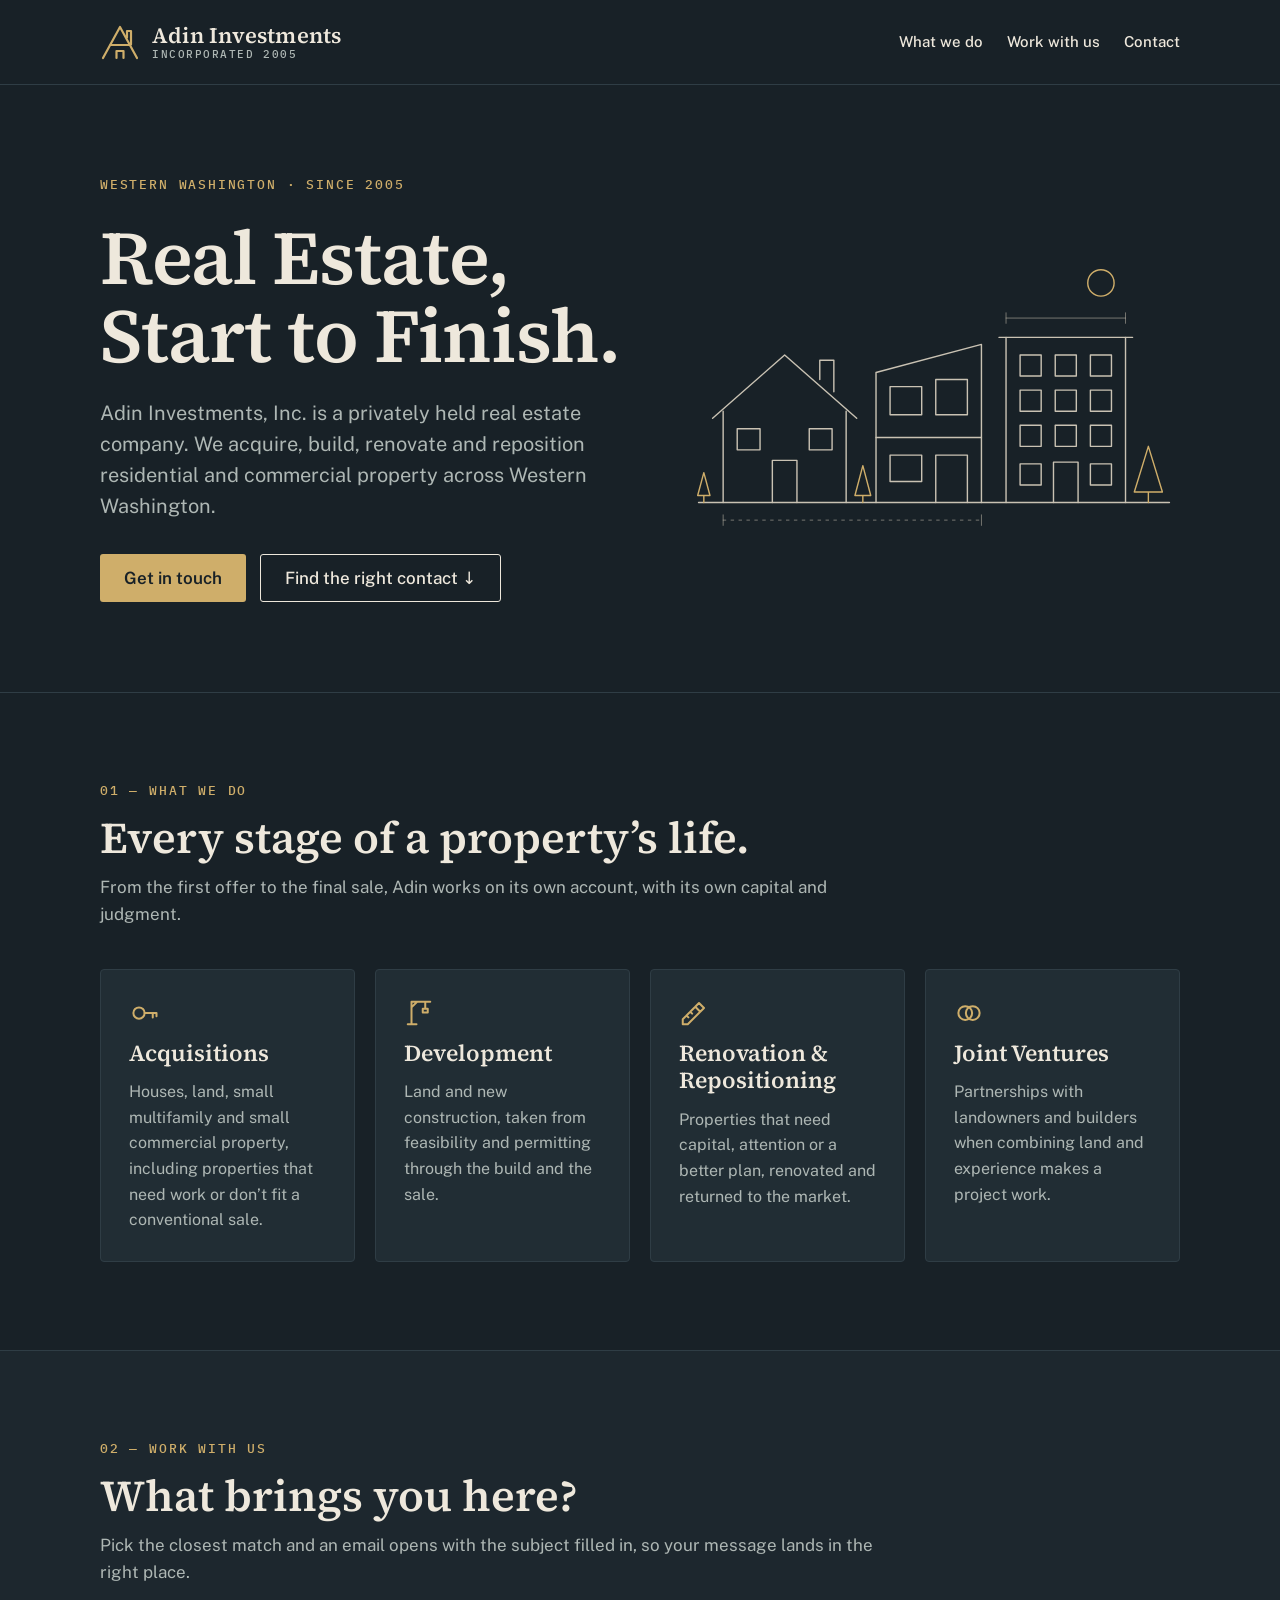
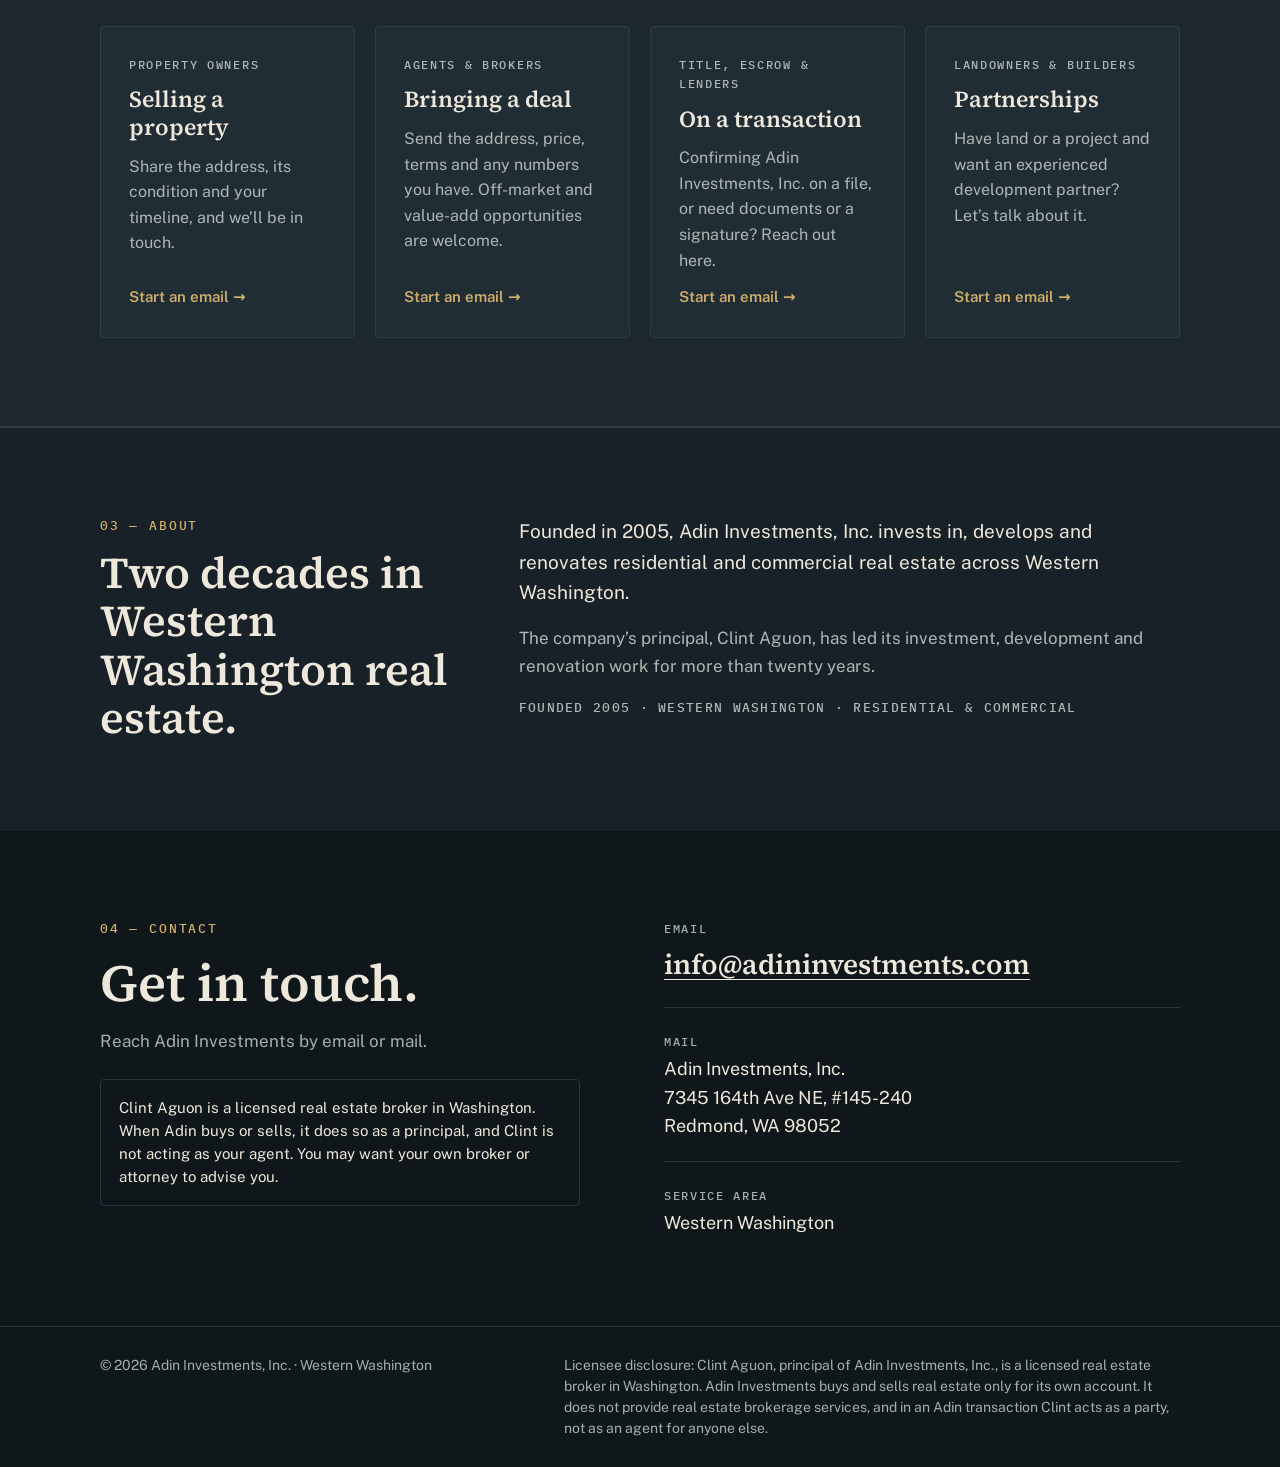
<file: index.html>
<!doctype html>
<html lang="en">
<head>
  <meta charset="utf-8">
  <meta name="viewport" content="width=device-width, initial-scale=1">
  <title>Adin Investments, Inc. | Real Estate, Start to Finish</title>
  <meta name="description" content="Adin Investments, Inc. acquires, develops, renovates and repositions residential and commercial real estate across Western Washington. Founded in 2005.">
  <meta name="robots" content="index, follow">
  <link rel="canonical" href="https://adininvestments.com/">
  <meta name="theme-color" content="#182127">

  <link rel="icon" href="/favicon.ico" sizes="32x32">
  <link rel="icon" href="/favicon.svg" type="image/svg+xml">
  <link rel="apple-touch-icon" href="/apple-touch-icon.png">

  <meta property="og:type" content="website">
  <meta property="og:site_name" content="Adin Investments, Inc.">
  <meta property="og:title" content="Adin Investments, Inc. | Real Estate, Start to Finish">
  <meta property="og:description" content="Acquisitions, development, renovation and joint ventures in Western Washington real estate since 2005.">
  <meta property="og:url" content="https://adininvestments.com/">
  <meta property="og:image" content="https://adininvestments.com/img/og-image.png">
  <meta property="og:image:width" content="1200">
  <meta property="og:image:height" content="630">
  <meta property="og:image:alt" content="Adin Investments, Inc. — Real Estate, Start to Finish">
  <meta property="og:locale" content="en_US">
  <meta name="twitter:card" content="summary_large_image">
  <meta name="twitter:title" content="Adin Investments, Inc. | Real Estate, Start to Finish">
  <meta name="twitter:description" content="Acquisitions, development, renovation and joint ventures in Western Washington real estate since 2005.">
  <meta name="twitter:image" content="https://adininvestments.com/img/og-image.png">

  <link rel="preload" href="/fonts/source-serif-4-latin-600-normal.woff2" as="font" type="font/woff2" crossorigin>
  <link rel="preload" href="/fonts/public-sans-latin-400-normal.woff2" as="font" type="font/woff2" crossorigin>
  <link rel="stylesheet" href="/styles.css">
  <script src="/contact.js" defer></script>

  <script type="application/ld+json">
  {
    "@context": "https://schema.org",
    "@type": "Organization",
    "name": "Adin Investments, Inc.",
    "url": "https://adininvestments.com/",
    "logo": "https://adininvestments.com/img/logo-512.png",
    "description": "Privately held real estate company that acquires, develops, renovates and repositions residential and commercial property across Western Washington.",
    "foundingDate": "2005",
    "slogan": "Real Estate, Start to Finish",
    "areaServed": { "@type": "AdministrativeArea", "name": "Western Washington" },
    "address": {
      "@type": "PostalAddress",
      "streetAddress": "7345 164th Ave NE, #145-240",
      "addressLocality": "Redmond",
      "addressRegion": "WA",
      "postalCode": "98052",
      "addressCountry": "US"
    }
  }
  </script>
</head>
<body>
  <a class="skip-link" href="#main">Skip to content</a>

  <header class="site-header">
    <div class="wrap">
      <a class="brand" href="/" aria-label="Adin Investments, home">
        <svg class="brand-mark" viewBox="0 0 40 40" fill="none" stroke="#cfae6a" stroke-width="2.2" stroke-linecap="round" stroke-linejoin="round" aria-hidden="true">
          <path d="M3 36 L20 5 L37 36"/>
          <path d="M10.5 23 H29.5"/>
          <path d="M16.5 36 V29 H23.5 V36"/>
          <path d="M27 15.5 V9 H31 V22.5"/>
        </svg>
        <span class="brand-text">
          <span class="brand-name">Adin Investments</span>
          <span class="brand-sub">Incorporated 2005</span>
        </span>
      </a>
      <nav class="site-nav" aria-label="Primary">
        <a href="#what-we-do">What we do</a>
        <a href="#work-with-us">Work with us</a>
        <a href="#contact">Contact</a>
      </nav>
    </div>
  </header>

  <main id="main">
    <!-- Hero -->
    <section class="hero" aria-labelledby="hero-title">
      <div class="wrap">
        <div class="hero-copy">
          <p class="eyebrow">Western Washington · Since 2005</p>
          <h1 id="hero-title">Real Estate, Start to Finish.</h1>
          <p class="hero-lede">Adin Investments, Inc. is a privately held real estate company. We acquire, build, renovate and reposition residential and commercial property across Western Washington.</p>
          <div class="actions">
            <a class="btn btn-primary js-email" href="#contact" data-subject="Inquiry for Adin Investments">Get in touch</a>
            <a class="btn btn-secondary" href="#work-with-us">Find the right contact ↓</a>
          </div>
        </div>
        <div class="hero-art">
          <svg viewBox="0 0 560 340" fill="none" stroke-width="1.6" stroke-linecap="round" stroke-linejoin="round" role="img" aria-label="Line drawing of a house, a two-story home and a small apartment building">
            <g class="art-line">
              <line x1="12" y1="300" x2="548" y2="300"/>
              <path d="M40 300 V196 M180 196 V300"/>
              <path d="M28 204 L110 132 L192 204"/>
              <path d="M150 160 V138 H166 V174"/>
              <rect x="56" y="216" width="26" height="24"/>
              <rect x="138" y="216" width="26" height="24"/>
              <path d="M96 300 V252 H124 V300"/>
              <path d="M214 300 V152 L334 120 V300"/>
              <path d="M214 226 H334"/>
              <rect x="230" y="168" width="36" height="32"/>
              <rect x="282" y="160" width="36" height="40"/>
              <rect x="230" y="246" width="36" height="30"/>
              <path d="M282 300 V246 H318 V300"/>
              <path d="M354 112 H506"/>
              <path d="M362 300 V112 M498 300 V112"/>
              <rect x="378" y="132" width="24" height="24"/>
              <rect x="418" y="132" width="24" height="24"/>
              <rect x="458" y="132" width="24" height="24"/>
              <rect x="378" y="172" width="24" height="24"/>
              <rect x="418" y="172" width="24" height="24"/>
              <rect x="458" y="172" width="24" height="24"/>
              <rect x="378" y="212" width="24" height="24"/>
              <rect x="418" y="212" width="24" height="24"/>
              <rect x="458" y="212" width="24" height="24"/>
              <rect x="378" y="256" width="24" height="24"/>
              <path d="M416 300 V254 H444 V300"/>
              <rect x="458" y="256" width="24" height="24"/>
              <path d="M362 90 H498 M362 84 V96 M498 84 V96" stroke-width="1" opacity="0.6"/>
              <path d="M40 320 H334" stroke-width="1" stroke-dasharray="3 6" opacity="0.6"/>
              <path d="M40 314 V326 M334 314 V326" stroke-width="1" opacity="0.6"/>
            </g>
            <g class="art-accent">
              <path d="M524 300 V288 M508 288 L524 236 L540 288 Z"/>
              <path d="M199 300 V292 M190 292 L199 258 L208 292 Z"/>
              <path d="M18 300 V292 M11 292 L18 266 L25 292 Z"/>
              <circle cx="470" cy="50" r="15"/>
            </g>
          </svg>
        </div>
      </div>
    </section>

    <!-- 01 What we do -->
    <section class="section" id="what-we-do" aria-labelledby="what-title">
      <div class="wrap">
        <div class="section-head">
          <p class="eyebrow">01 — What we do</p>
          <h2 id="what-title">Every stage of a property’s life.</h2>
          <p class="lede">From the first offer to the final sale, Adin works on its own account, with its own capital and judgment.</p>
        </div>
        <div class="cards">
          <div class="card">
            <svg class="card-icon" viewBox="0 0 24 24" fill="none" stroke-width="1.6" stroke-linecap="round" stroke-linejoin="round" aria-hidden="true"><circle cx="8" cy="12" r="4.5"/><path d="M12.5 12 H22 M19 12 V15.5 M22 12 V14.5"/></svg>
            <h3>Acquisitions</h3>
            <p>Houses, land, small multifamily and small commercial property, including properties that need work or don’t fit a conventional sale.</p>
          </div>
          <div class="card">
            <svg class="card-icon" viewBox="0 0 24 24" fill="none" stroke-width="1.6" stroke-linecap="round" stroke-linejoin="round" aria-hidden="true"><path d="M6 21 V3 M6 3 H21 M6 7.5 L10.5 3 M17 3 V8.5 M15 8.5 H19 V11.5 H15 Z M3 21 H10"/></svg>
            <h3>Development</h3>
            <p>Land and new construction, taken from feasibility and permitting through the build and the sale.</p>
          </div>
          <div class="card">
            <svg class="card-icon" viewBox="0 0 24 24" fill="none" stroke-width="1.6" stroke-linecap="round" stroke-linejoin="round" aria-hidden="true"><path d="M3 17 L16 4 L20 8 L7 21 H3 Z M13 7 L17 11 M6 14 L7.5 15.5 M9 11 L10.5 12.5"/></svg>
            <h3>Renovation &amp; Repositioning</h3>
            <p>Properties that need capital, attention or a better plan, renovated and returned to the market.</p>
          </div>
          <div class="card">
            <svg class="card-icon" viewBox="0 0 24 24" fill="none" stroke-width="1.6" stroke-linecap="round" stroke-linejoin="round" aria-hidden="true"><circle cx="9" cy="12" r="5.5"/><circle cx="15" cy="12" r="5.5"/></svg>
            <h3>Joint Ventures</h3>
            <p>Partnerships with landowners and builders when combining land and experience makes a project work.</p>
          </div>
        </div>
      </div>
    </section>

    <!-- 02 Work with us -->
    <section class="section section-band" id="work-with-us" aria-labelledby="routes-title">
      <div class="wrap">
        <div class="section-head">
          <p class="eyebrow">02 — Work with us</p>
          <h2 id="routes-title">What brings you here?</h2>
          <p class="lede">Pick the closest match and an email opens with the subject filled in, so your message lands in the right place.</p>
        </div>
        <div class="cards">
          <a class="card route js-email" href="#contact" data-subject="Selling a property">
            <span class="label">Property owners</span>
            <h3>Selling a property</h3>
            <p>Share the address, its condition and your timeline, and we’ll be in touch.</p>
            <span class="route-cta">Start an email →</span>
          </a>
          <a class="card route js-email" href="#contact" data-subject="Deal submission">
            <span class="label">Agents &amp; brokers</span>
            <h3>Bringing a deal</h3>
            <p>Send the address, price, terms and any numbers you have. Off-market and value-add opportunities are welcome.</p>
            <span class="route-cta">Start an email →</span>
          </a>
          <a class="card route js-email" href="#contact" data-subject="Transaction / verification request">
            <span class="label">Title, escrow &amp; lenders</span>
            <h3>On a transaction</h3>
            <p>Confirming Adin Investments, Inc. on a file, or need documents or a signature? Reach out here.</p>
            <span class="route-cta">Start an email →</span>
          </a>
          <a class="card route js-email" href="#contact" data-subject="Partnership inquiry">
            <span class="label">Landowners &amp; builders</span>
            <h3>Partnerships</h3>
            <p>Have land or a project and want an experienced development partner? Let’s talk about it.</p>
            <span class="route-cta">Start an email →</span>
          </a>
        </div>
      </div>
    </section>

    <!-- 03 About -->
    <section class="section about" id="about" aria-labelledby="about-title">
      <div class="wrap">
        <div class="about-head">
          <p class="eyebrow">03 — About</p>
          <h2 id="about-title">Two decades in Western Washington real estate.</h2>
        </div>
        <div class="about-body">
          <p class="lead">Founded in 2005, Adin Investments, Inc. invests in, develops and renovates residential and commercial real estate across Western Washington.</p>
          <p class="lede">The company’s principal, Clint Aguon, has led its investment, development and renovation work for more than twenty years.</p>
          <p class="facts">Founded 2005 · Western Washington · Residential &amp; commercial</p>
        </div>
      </div>
    </section>

    <!-- 04 Contact -->
    <section class="contact" id="contact" aria-labelledby="contact-title">
      <div class="wrap">
        <div class="contact-head">
          <p class="eyebrow">04 — Contact</p>
          <h2 id="contact-title">Get in touch.</h2>
          <p class="lede">Reach Adin Investments by email or mail.</p>
          <p class="notice">Clint Aguon is a licensed real estate broker in Washington. When Adin buys or sells, it does so as a principal, and Clint is not acting as your agent. You may want your own broker or attorney to advise you.</p>
        </div>
        <dl class="contact-list">
          <div class="contact-item">
            <dt>Email</dt>
            <dd>
              <!-- The address is assembled by contact.js so it never appears in this file. -->
              <a class="contact-email js-email" href="#contact" data-show data-subject="Inquiry for Adin Investments">Turn on JavaScript to see our email address, or write to the mailing address below.</a>
            </dd>
          </div>
          <div class="contact-item">
            <dt>Mail</dt>
            <dd>
              <address>Adin Investments, Inc.<br>7345 164th Ave NE, #145-240<br>Redmond, WA 98052</address>
            </dd>
          </div>
          <div class="contact-item">
            <dt>Service area</dt>
            <dd>Western Washington</dd>
          </div>
        </dl>
      </div>
    </section>
  </main>

  <footer class="site-footer">
    <div class="wrap">
      <p>© <span class="js-year">2026</span> Adin Investments, Inc. · Western Washington</p>
      <p class="disclosure">Licensee disclosure: Clint Aguon, principal of Adin Investments, Inc., is a licensed real estate broker in Washington. Adin Investments buys and sells real estate only for its own account. It does not provide real estate brokerage services, and in an Adin transaction Clint acts as a party, not as an agent for anyone else.</p>
    </div>
  </footer>
</body>
</html>
</file>
<file: styles.css>
/* Adin Investments, Inc. — site styles
   Theme: Slate & Brass. Every color lives in :root below; change it there. */

/* ---------- Fonts (self-hosted, SIL OFL — see fonts/LICENSE.txt) ---------- */
@font-face {
  font-family: "Source Serif 4";
  src: url("fonts/source-serif-4-latin-600-normal.woff2") format("woff2");
  font-weight: 600;
  font-style: normal;
  font-display: swap;
}
@font-face {
  font-family: "Public Sans";
  src: url("fonts/public-sans-latin-400-normal.woff2") format("woff2");
  font-weight: 400;
  font-style: normal;
  font-display: swap;
}
@font-face {
  font-family: "Public Sans";
  src: url("fonts/public-sans-latin-500-normal.woff2") format("woff2");
  font-weight: 500;
  font-style: normal;
  font-display: swap;
}
@font-face {
  font-family: "Public Sans";
  src: url("fonts/public-sans-latin-600-normal.woff2") format("woff2");
  font-weight: 600;
  font-style: normal;
  font-display: swap;
}
@font-face {
  font-family: "IBM Plex Mono";
  src: url("fonts/ibm-plex-mono-latin-500-normal.woff2") format("woff2");
  font-weight: 500;
  font-style: normal;
  font-display: swap;
}

/* ---------- Tokens ---------- */
:root {
  color-scheme: dark;

  --bg: #182127;          /* page background */
  --band: #1d272e;        /* "Work with us" band */
  --card: #212d34;        /* tiles and routing cards */
  --ink: #eee8dc;         /* main text */
  --muted: #aeb7b4;       /* secondary text */
  --rule: #2f3d45;        /* borders and dividers */
  --accent: #cfae6a;      /* brass */
  --line: #c9c2b3;        /* line-art strokes */
  --button-ink: #182127;  /* text on brass buttons */
  --dark: #10171b;        /* contact + footer */
  --dark-muted: #a6aeac;
  --dark-rule: #2a363d;

  --serif: "Source Serif 4", Georgia, "Times New Roman", serif;
  --sans: "Public Sans", system-ui, -apple-system, "Segoe UI", sans-serif;
  --mono: "IBM Plex Mono", ui-monospace, Menlo, Consolas, monospace;

  --wrap: 1160px;
  --gutter: clamp(16px, 4vw, 40px);
  --section-pad: clamp(56px, 7vw, 88px);
  --radius: 4px;
}

/* ---------- Base ---------- */
*,
*::before,
*::after { box-sizing: border-box; }

html { scroll-behavior: smooth; }
@media (prefers-reduced-motion: reduce) {
  html { scroll-behavior: auto; }
  .route { transition: none; }
}

body {
  margin: 0;
  background: var(--bg);
  color: var(--ink);
  font-family: var(--sans);
  font-size: 17px;
  line-height: 1.6;
  -webkit-text-size-adjust: 100%;
}

h1, h2, h3 { margin: 0; font-family: var(--serif); font-weight: 600; }
p { margin: 0; }
a { color: inherit; }
a:focus-visible,
button:focus-visible {
  outline: 2px solid var(--accent);
  outline-offset: 3px;
  border-radius: 2px;
}
svg { display: block; }

.skip-link {
  position: absolute;
  left: 16px;
  top: -60px;
  z-index: 10;
  padding: 10px 16px;
  background: var(--accent);
  color: var(--button-ink);
  font-weight: 600;
  text-decoration: none;
  border-radius: 3px;
}
.skip-link:focus { top: 12px; }

.wrap {
  max-width: var(--wrap);
  margin: 0 auto;
  padding-inline: var(--gutter);
}

.eyebrow {
  font-family: var(--mono);
  font-size: 13px;
  letter-spacing: 0.14em;
  text-transform: uppercase;
  color: var(--accent);
}
.label {
  font-family: var(--mono);
  font-size: 12px;
  letter-spacing: 0.14em;
  text-transform: uppercase;
  color: var(--muted);
}
.lede { color: var(--muted); }

/* ---------- Header ---------- */
.site-header { border-bottom: 1px solid var(--rule); }
.site-header .wrap {
  display: flex;
  flex-wrap: wrap;
  align-items: center;
  justify-content: space-between;
  gap: 16px;
  padding-block: 20px;
}
.brand {
  display: flex;
  align-items: center;
  gap: 12px;
  text-decoration: none;
  color: var(--ink);
}
.brand-mark { width: 40px; height: 40px; flex: none; }
.brand-text { display: flex; flex-direction: column; line-height: 1.15; }
.brand-name { font-family: var(--serif); font-weight: 600; font-size: 22px; letter-spacing: 0.01em; }
.brand-sub {
  font-family: var(--mono);
  font-size: 11px;
  letter-spacing: 0.14em;
  text-transform: uppercase;
  color: var(--muted);
}
.site-nav { display: flex; flex-wrap: wrap; gap: 4px 24px; font-size: 15px; font-weight: 500; }
.site-nav a { text-decoration: none; padding: 10px 0; }
.site-nav a:hover { color: var(--accent); }

/* ---------- Hero ---------- */
.hero .wrap {
  display: flex;
  flex-wrap: wrap;
  align-items: center;
  gap: 56px;
  padding-block: clamp(48px, 7vw, 96px);
}
.hero-copy { flex: 1 1 440px; min-width: 0; display: flex; flex-direction: column; gap: 24px; }
.hero h1 {
  font-size: clamp(44px, 6vw, 76px);
  line-height: 1.02;
  letter-spacing: -0.015em;
}
.hero-lede { font-size: 20px; line-height: 1.55; color: var(--muted); max-width: 34em; }
.hero-art { flex: 1 1 400px; min-width: 0; }
.hero-art svg { width: 100%; height: auto; }
.art-line { stroke: var(--line); }
.art-accent { stroke: var(--accent); }

.actions { display: flex; flex-wrap: wrap; gap: 14px; margin-top: 8px; }
.btn {
  display: inline-flex;
  align-items: center;
  min-height: 48px;
  padding: 0 24px;
  border-radius: 3px;
  text-decoration: none;
  font-weight: 600;
}
.btn-primary { background: var(--accent); color: var(--button-ink); }
.btn-primary:hover { background: #dcbf80; }
.btn-secondary { border: 1px solid var(--ink); color: var(--ink); font-weight: 500; }
.btn-secondary:hover { border-color: var(--accent); color: var(--accent); }

/* ---------- Sections ---------- */
.section { border-top: 1px solid var(--rule); }
.section > .wrap {
  display: flex;
  flex-direction: column;
  gap: 40px;
  padding-block: var(--section-pad);
}
.section-head { display: flex; flex-direction: column; gap: 12px; max-width: 46em; }
.section h2 { font-size: clamp(32px, 4vw, 44px); line-height: 1.1; }
.section-band { background: var(--band); border-bottom: 1px solid var(--rule); }

.cards { display: flex; flex-wrap: wrap; gap: 20px; }
.card {
  flex: 1 1 240px;
  min-width: 0;
  display: flex;
  flex-direction: column;
  gap: 12px;
  padding: 28px;
  background: var(--card);
  border: 1px solid var(--rule);
  border-radius: var(--radius);
}
.card h3 { font-size: 23px; line-height: 1.2; }
.card p { color: var(--muted); font-size: 16px; }
.card-icon { width: 30px; height: 30px; stroke: var(--accent); }

/* Routing cards are whole-card links */
.route {
  text-decoration: none;
  color: var(--ink);
  transition: transform 0.15s ease, border-color 0.15s ease;
}
.route p { flex-grow: 1; }
.route:hover { transform: translateY(-2px); border-color: var(--accent); }
.route-cta { font-weight: 600; font-size: 15px; color: var(--accent); }

/* About */
.section.about > .wrap {
  display: flex;
  flex-direction: row;
  flex-wrap: wrap;
  gap: 48px;
  padding-block: var(--section-pad);
}
.about-head { flex: 1 1 280px; min-width: 0; display: flex; flex-direction: column; gap: 12px; }
.about-body { flex: 2 1 480px; min-width: 0; display: flex; flex-direction: column; gap: 18px; }
.about-body .lead { font-size: 19px; }
.facts {
  font-family: var(--mono);
  font-size: 13px;
  letter-spacing: 0.1em;
  text-transform: uppercase;
  color: var(--muted);
}

/* ---------- Contact ---------- */
.contact { background: var(--dark); }
.contact .wrap {
  display: flex;
  flex-wrap: wrap;
  align-items: flex-start;
  gap: 48px;
  padding-block: var(--section-pad);
}
.contact-head { flex: 1 1 360px; min-width: 0; display: flex; flex-direction: column; gap: 16px; }
.contact h2 { font-size: clamp(34px, 4.5vw, 52px); line-height: 1.08; }
.contact .lede { color: var(--dark-muted); max-width: 30em; }
.notice {
  margin-top: 8px;
  padding: 16px 18px;
  border: 1px solid var(--dark-rule);
  border-radius: var(--radius);
  font-size: 15px;
  line-height: 1.55;
  max-width: 32em;
}
.contact-list { flex: 1 1 360px; min-width: 0; display: flex; flex-direction: column; gap: 24px; margin: 0; }
.contact-item { display: flex; flex-direction: column; gap: 4px; padding-bottom: 20px; border-bottom: 1px solid var(--dark-rule); }
.contact-item:last-child { padding-bottom: 0; border-bottom: 0; }
.contact-item dt { font-family: var(--mono); font-size: 12px; letter-spacing: 0.14em; text-transform: uppercase; color: var(--dark-muted); }
.contact-item dd { margin: 0; font-size: 18px; }
.contact-email {
  font-family: var(--serif);
  font-size: clamp(22px, 2.6vw, 28px);
  text-decoration-thickness: 1px;
  text-underline-offset: 5px;
  overflow-wrap: anywhere;
}
.contact-email:hover { color: var(--accent); }
address { font-style: normal; }

/* ---------- Footer ---------- */
.site-footer { background: var(--dark); color: var(--dark-muted); border-top: 1px solid var(--dark-rule); }
.site-footer .wrap {
  display: flex;
  flex-wrap: wrap;
  justify-content: space-between;
  gap: 12px 32px;
  padding-block: 28px;
  font-size: 14px;
  line-height: 1.5;
}
.site-footer .disclosure { max-width: 44em; }

/* ---------- 404 ---------- */
.notfound .wrap {
  display: flex;
  flex-direction: column;
  align-items: flex-start;
  gap: 20px;
  padding-block: clamp(72px, 12vw, 140px);
}
.notfound h1 { font-size: clamp(40px, 6vw, 64px); line-height: 1.05; }
</file>
